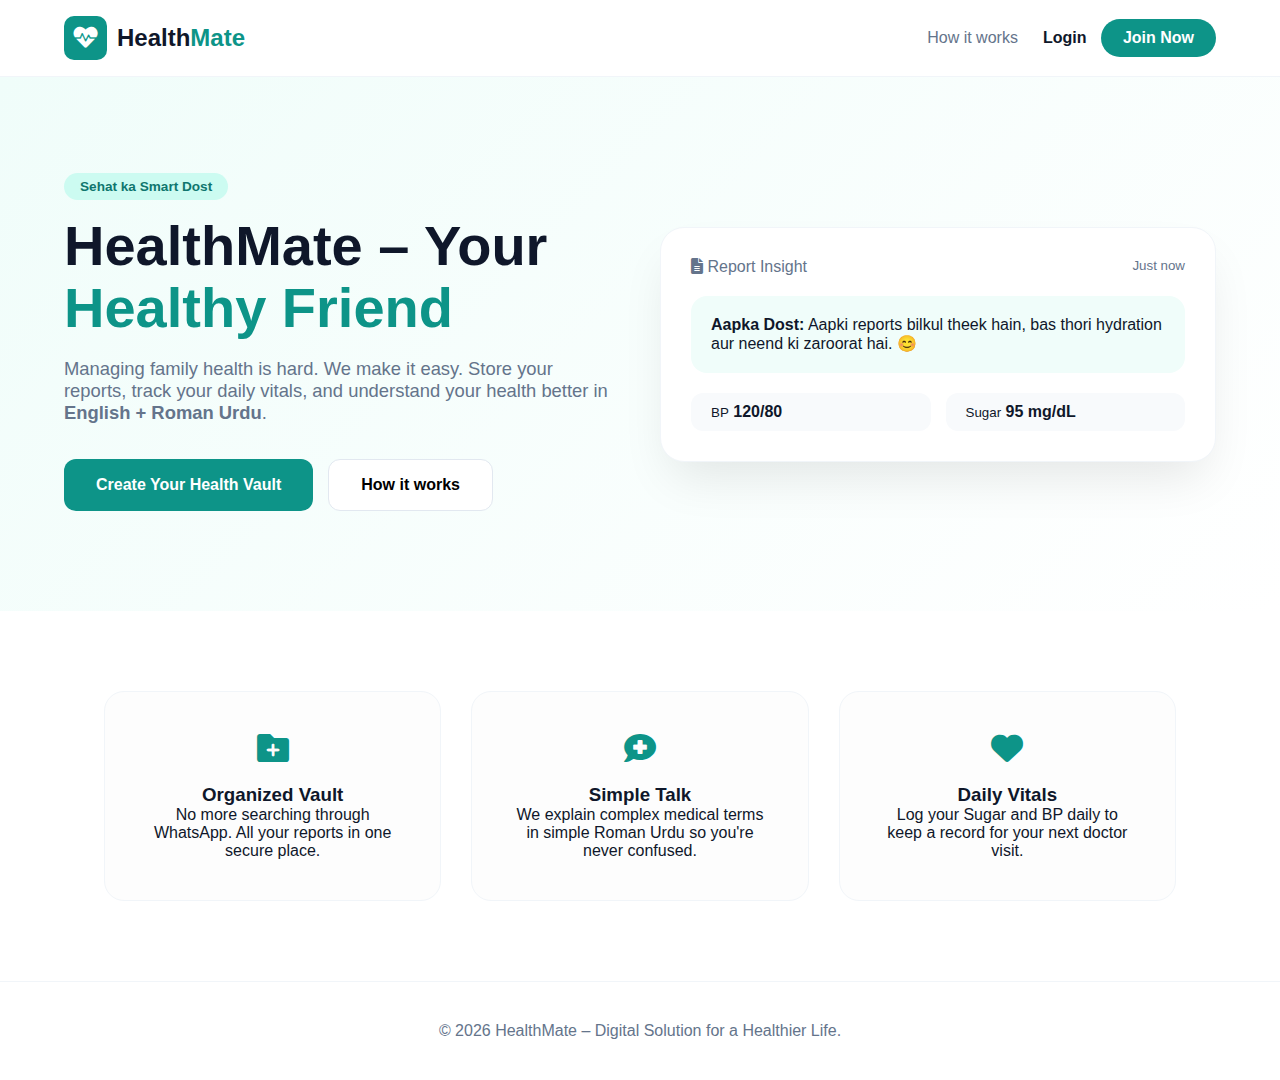
<file: index.html>
<!DOCTYPE html>
<html lang="en">
<head>
    <meta charset="UTF-8">
    <meta name="viewport" content="width=device-width, initial-scale=1.0">
    <title>HealthMate | Your Healthy Friend</title>
    <link rel="stylesheet" href="style.css">
    <link rel="stylesheet" href="https://cdnjs.cloudflare.com/ajax/libs/font-awesome/6.0.0/css/all.min.css">
</head>
<body>
<div id="toast-container" class="toast-container"></div>

 <nav class="navbar">
    <div class="nav-container">
        <div class="logo">
            <div class="logo-icon pulse"><i class="fas fa-heartbeat"></i></div>
            <span>Health<span class="teal-text">Mate</span></span>
        </div>
        
        <div class="nav-links">
            <a href="docs.html" class="nav-item">How it works</a>
            <div class="nav-auth">
        <button class="btn-login" onclick="window.location.href='./auth/auth.html'">Login</button>
<button class="btn-signup" onclick="window.location.href='./auth/auth.html'">Join Now</button>
            </div>
        </div>
    </div>
</nav>

    <header class="hero">
        <div class="hero-container">
            <div class="hero-content reveal">
                <span class="badge">Sehat ka Smart Dost</span>
                <h1>HealthMate – Your <span class="teal-text">Healthy Friend</span></h1>
                <p>Managing family health is hard. We make it easy. Store your reports, track your daily vitals, and understand your health better in <b>English + Roman Urdu</b>.</p>
                
                <div class="hero-btns">
                    <button class="btn-primary">Create Your Health Vault</button>
                    <button class="btn-outline" onclick="window.location.href='docs.html'">How it works</button>
                </div>
            </div>

            <div class="hero-visual float">
                <div class="preview-card">
                    <div class="card-header">
                        <span><i class="fas fa-file-alt"></i> Report Insight</span>
                        <small>Just now</small>
                    </div>
                    <div class="insight-box">
                        <p class="urdu-text"><strong>Aapka Dost:</strong> Aapki reports bilkul theek hain, bas thori hydration aur neend ki zaroorat hai. 😊</p>
                    </div>
                    <div class="vitals-row">
                        <div class="vital-item">
                            <small>BP</small>
                            <strong>120/80</strong>
                        </div>
                        <div class="vital-item">
                            <small>Sugar</small>
                            <strong>95 mg/dL</strong>
                        </div>
                    </div>
                </div>
            </div>
        </div>
    </header>

    <section id="features" class="features">
        <div class="feature-grid">
            <div class="feature-card">
                <i class="fas fa-folder-plus"></i>
                <h3>Organized Vault</h3>
                <p>No more searching through WhatsApp. All your reports in one secure place.</p>
            </div>
            <div class="feature-card">
                <i class="fas fa-comment-medical"></i>
                <h3>Simple Talk</h3>
                <p>We explain complex medical terms in simple Roman Urdu so you're never confused.</p>
            </div>
            <div class="feature-card">
                <i class="fas fa-heart"></i>
                <h3>Daily Vitals</h3>
                <p>Log your Sugar and BP daily to keep a record for your next doctor visit.</p>
            </div>
        </div>
    </section>

    <footer class="footer">
        <p>© 2026 HealthMate – Digital Solution for a Healthier Life.</p>
    </footer>

</body>
</html>
</file>
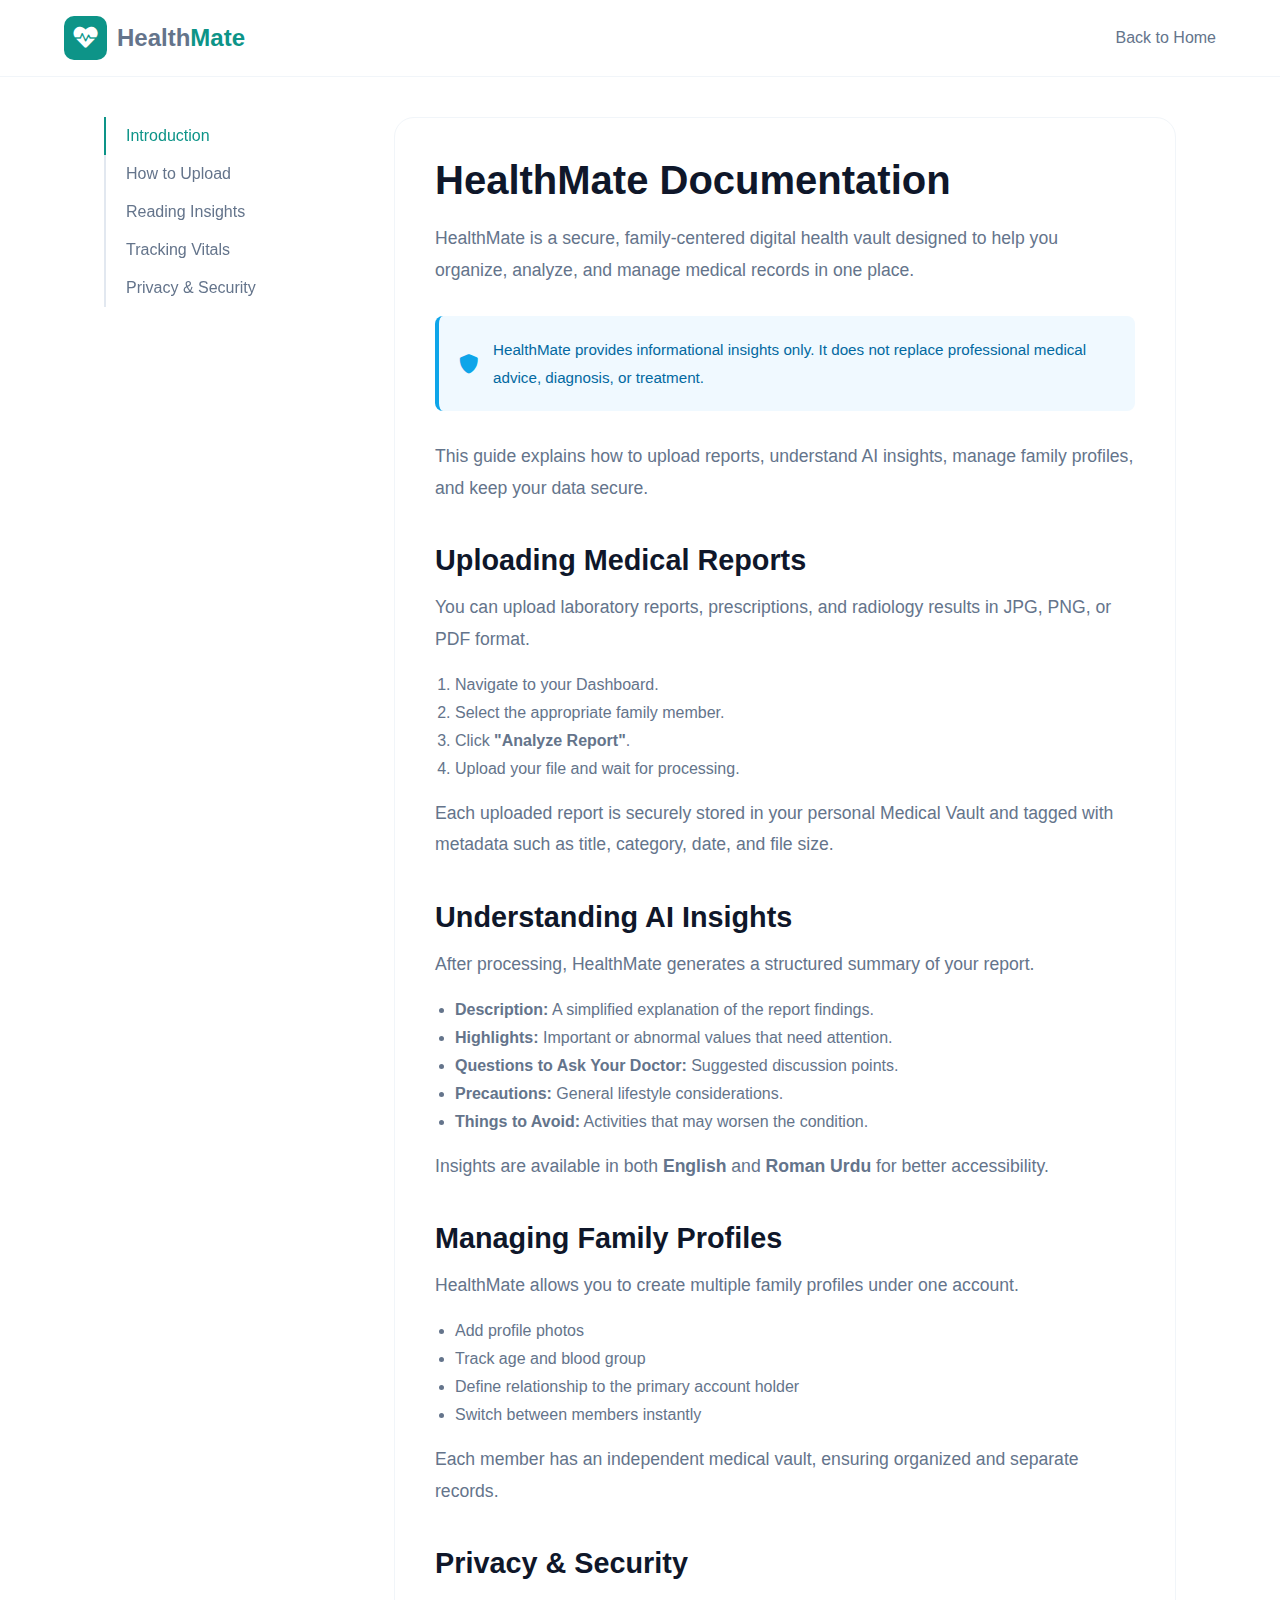
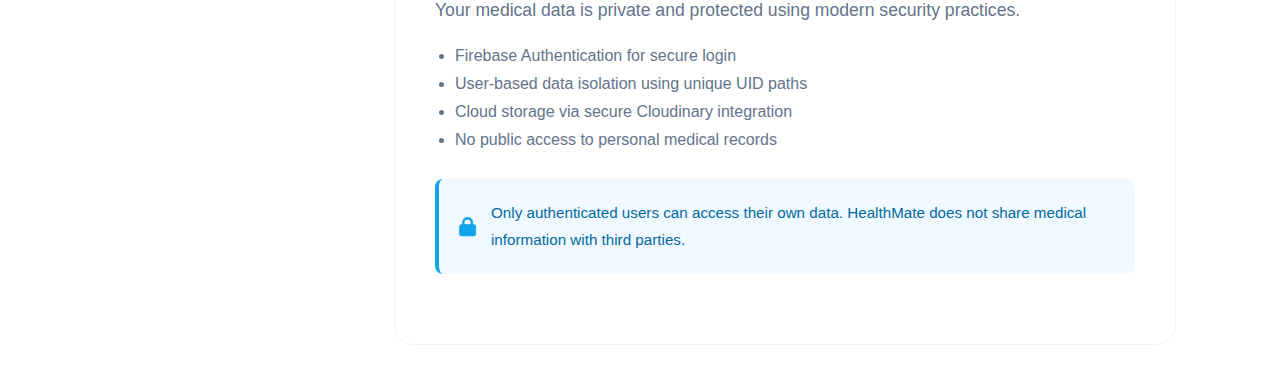
<file: docs.html>
<!DOCTYPE html>
<html lang="en">
<head>
    <meta charset="UTF-8">
    <meta name="viewport" content="width=device-width, initial-scale=1.0">
    <title>Documentation | HealthMate</title>
    <link rel="stylesheet" href="style.css">
    <link rel="stylesheet" href="docs-style.css">
    <link rel="stylesheet" href="https://cdnjs.cloudflare.com/ajax/libs/font-awesome/6.0.0/css/all.min.css">
        <link rel="shortcut icon" href="./assets/favicon.png" type="image/x-icon">
</head>
<body class="reveal">

    <nav class="navbar">
        <div class="nav-container">
            <a href="index.html" class="logo" style="text-decoration: none;">
                <div class="logo-icon"><i class="fas fa-heartbeat"></i></div>
                <span>Health<span class="teal-text">Mate</span></span>
            </a>
            <a href="index.html" class="btn-text">Back to Home</a>
        </div>
    </nav>

    <div class="docs-layout">
        <aside class="docs-sidebar">
            <ul>
                <li><a href="#introduction" class="active">Introduction</a></li>
                <li><a href="#uploading">How to Upload</a></li>
                <li><a href="#understanding">Reading Insights</a></li>
                <li><a href="#vitals">Tracking Vitals</a></li>
                <li><a href="#privacy">Privacy & Security</a></li>
            </ul>
        </aside>

       <main class="docs-content">

    <section id="introduction">
        <h1>HealthMate Documentation</h1>
        <p>
            HealthMate is a secure, family-centered digital health vault designed to help you 
            organize, analyze, and manage medical records in one place.
        </p>

        <div class="info-note">
            <i class="fas fa-shield-alt"></i>
            <p>
                HealthMate provides informational insights only. 
                It does not replace professional medical advice, diagnosis, or treatment.
            </p>
        </div>

        <p>
            This guide explains how to upload reports, understand AI insights, 
            manage family profiles, and keep your data secure.
        </p>
    </section>

    <section id="uploading">
        <h2>Uploading Medical Reports</h2>
        <p>
            You can upload laboratory reports, prescriptions, and radiology results 
            in JPG, PNG, or PDF format.
        </p>

        <ol>
            <li>Navigate to your Dashboard.</li>
            <li>Select the appropriate family member.</li>
            <li>Click <strong>"Analyze Report"</strong>.</li>
            <li>Upload your file and wait for processing.</li>
        </ol>

        <p>
            Each uploaded report is securely stored in your personal Medical Vault 
            and tagged with metadata such as title, category, date, and file size.
        </p>
    </section>

    <section id="understanding">
        <h2>Understanding AI Insights</h2>
        <p>
            After processing, HealthMate generates a structured summary of your report.
        </p>

        <ul>
            <li><strong>Description:</strong> A simplified explanation of the report findings.</li>
            <li><strong>Highlights:</strong> Important or abnormal values that need attention.</li>
            <li><strong>Questions to Ask Your Doctor:</strong> Suggested discussion points.</li>
            <li><strong>Precautions:</strong> General lifestyle considerations.</li>
            <li><strong>Things to Avoid:</strong> Activities that may worsen the condition.</li>
        </ul>

        <p>
            Insights are available in both <strong>English</strong> and 
            <strong>Roman Urdu</strong> for better accessibility.
        </p>
    </section>

    <section id="vitals">
        <h2>Managing Family Profiles</h2>
        <p>
            HealthMate allows you to create multiple family profiles under one account.
        </p>

        <ul>
            <li>Add profile photos</li>
            <li>Track age and blood group</li>
            <li>Define relationship to the primary account holder</li>
            <li>Switch between members instantly</li>
        </ul>

        <p>
            Each member has an independent medical vault, ensuring organized and separate records.
        </p>
    </section>

    <section id="privacy">
        <h2>Privacy & Security</h2>
        <p>
            Your medical data is private and protected using modern security practices.
        </p>

        <ul>
            <li>Firebase Authentication for secure login</li>
            <li>User-based data isolation using unique UID paths</li>
            <li>Cloud storage via secure Cloudinary integration</li>
            <li>No public access to personal medical records</li>
        </ul>

        <div class="info-note">
            <i class="fas fa-lock"></i>
            <p>
                Only authenticated users can access their own data. 
                HealthMate does not share medical information with third parties.
            </p>
        </div>
    </section>

</main>

    </div>

</body>
</html>
</file>
<file: style.css>
:root {
    --primary-teal: #0d9488;
    --light-teal: #f0fdfa;
    --navy: #0f172a;
    --text-gray: #64748b;
    --bg-white: #ffffff;
}

* {
    margin: 0;
    padding: 0;
    box-sizing: border-box;
    font-family: 'Segoe UI', Roboto, sans-serif;
}

/* 5. Smooth Scroll Behavior */
html {
    scroll-behavior: smooth;
}

body {
    background-color: var(--bg-white);
    color: var(--navy);
}


/* --- Custom Scrollbar Styles --- */

/* 1. The width of the entire scrollbar */
::-webkit-scrollbar {
    width: 12px;
}

/* 2. The background of the scrollbar (the track) */
::-webkit-scrollbar-track {
    background: #f1f5f9; /* Light gray to match your background */
}

/* 3. The draggable part (the thumb) */
::-webkit-scrollbar-thumb {
    background: var(--primary-teal); /* Your signature teal color */
    border-radius: 10px;
    border: 3px solid #f1f5f9; /* Creates a padding effect around the thumb */
    transition: background 0.3s ease;
}

/* 4. Thumb color when you hover over it */
::-webkit-scrollbar-thumb:hover {
    background: #0f766e; /* Darker teal on hover */
}

/* For Firefox (Standard support) */
* {
    scrollbar-width:10px;
    scrollbar-color: var(--primary-teal) #f1f5f9;
}

/* Nav */
.navbar {
    padding: 1rem 5%;
    display: flex;
    justify-content: center;
    border-bottom: 1px solid #f1f5f9;
    position: sticky;
    top: 0;
    background: white;
    z-index: 100;
}

.nav-container {
    width: 100%;
    max-width: 1200px;
    display: flex;
    justify-content: space-between;
    align-items: center;
}

.logo {
    display: flex;
    align-items: center;
    gap: 10px;
    font-size: 1.5rem;
    font-weight: 800;
}

.logo-icon {
    background: var(--primary-teal);
    color: white;
    padding: 8px;
    border-radius: 10px;
}

.teal-text {
    color: var(--primary-teal);
}

.nav-links {
    display: flex;
    align-items: center;
    gap: 25px;
}

.nav-links a {
    text-decoration: none;
    color: var(--text-gray);
    font-weight: 500;
    font-size: 1rem;

}

.btn-signup {
    background: var(--primary-teal);
    color: white;
    padding: 10px 22px;
    border-radius: 50px;
    border: none;
    font-weight: 600;
    cursor: pointer;
    font-size: 1rem;

}

.btn-login {
    background: none;
    border: none;
    font-weight: 600;
    color: var(--navy);
    cursor: pointer;
    font-size: 1rem;
    padding-right: 10px;

}

/* Hero Section */
.hero {
    padding: 100px 5%;
    background: linear-gradient(135deg, var(--light-teal) 0%, #ffffff 100%);
}

.hero-container {
    max-width: 1200px;
    margin: 0 auto;
    display: grid;
    grid-template-columns: 1fr 1fr;
    gap: 40px;
    align-items: center;
}

.badge {
    background: #ccfbf1;
    color: #0f766e;
    padding: 6px 16px;
    border-radius: 20px;
    font-size: 0.85rem;
    font-weight: 700;
}

.hero-content h1 {
    font-size: 3.5rem;
    margin: 20px 0;
    line-height: 1.1;
}

.hero-content p {
    font-size: 1.15rem;
    color: var(--text-gray);
    margin-bottom: 35px;
}

.hero-btns {
    display: flex;
    gap: 15px;

}

.btn-primary {
    background: var(--primary-teal);
    color: white;
    padding: 16px 32px;
    border-radius: 12px;
    border: none;
    font-weight: 700;
    cursor: pointer;
    font-size: 1rem;

}
.btn-primary,
.btn-signup {
    transition: all 0.3s ease;
}

.btn-primary:hover {
    transform: translateY(-3px);
    box-shadow: 0 10px 20px rgba(13, 148, 136, 0.3);
    background-color: #0f766e;
}
.btn-signup:hover {
    transform: translateY(-3px);
    box-shadow: 0 10px 20px rgba(13, 148, 136, 0.3);
    background-color: #0f766e;
}


.btn-outline {
    background: white;
    border: 1px solid #e2e8f0;
    padding: 16px 32px;
    border-radius: 12px;
    font-weight: 700;
    cursor: pointer;
    font-size: 1rem;

}

/* Preview Card */
.preview-card {
    background: white;
    padding: 30px;
    border-radius: 24px;
    box-shadow: 0 25px 50px -12px rgba(0, 0, 0, 0.1);
    border: 1px solid #f1f5f9;
}

.card-header {
    display: flex;
    justify-content: space-between;
    color: var(--text-gray);
    margin-bottom: 20px;
}

.insight-box {
    background: var(--light-teal);
    padding: 20px;
    border-radius: 16px;
    margin-bottom: 20px;
}

.vitals-row {
    display: flex;
    gap: 15px;
}

.vital-item {
    background: #f8fafc;
    padding: 10px 20px;
    border-radius: 12px;
    flex: 1;
}

/* Features */
.features {
    padding: 80px 5%;
    max-width: 1200px;
    margin: 0 auto;
}

.feature-grid {
    display: grid;
    grid-template-columns: repeat(auto-fit, minmax(280px, 1fr));
    gap: 30px;
}

.feature-card {
    padding: 40px;
    border-radius: 20px;
    background: #fdfdfd;
    border: 1px solid #f1f5f9;
    text-align: center;
}

.feature-card i {
    font-size: 2rem;
    color: var(--primary-teal);
    margin-bottom: 20px;
}


.feature-card {
    transition: all 0.4s cubic-bezier(0.175, 0.885, 0.32, 1.275);
}

.feature-card:hover {
    transform: translateY(-10px);
    border-color: var(--primary-teal);
    box-shadow: 0 15px 30px rgba(0, 0, 0, 0.05);
}


.footer {
    text-align: center;
    padding: 40px;
    color: var(--text-gray);
    border-top: 1px solid #f1f5f9;
}

/* 1. Fade-In Up Animation for Text */
@keyframes fadeInUp {
    from {
        opacity: 0;
        transform: translateY(30px);
    }

    to {
        opacity: 1;
        transform: translateY(0);
    }
}

.reveal {
    animation: fadeInUp 0.8s ease-out forwards;
}

/* 2. Floating Animation for the Preview Card */
@keyframes float {
    0% {
        transform: translateY(0px);
    }

    50% {
        transform: translateY(-15px);
    }

    100% {
        transform: translateY(0px);
    }
}

.float {
    animation: float 4s ease-in-out infinite;
}

/* 3. Pulse Animation for the Heart Icon */
@keyframes pulse {
    0% {
        transform: scale(1);
    }

    50% {
        transform: scale(1.1);
    }

    100% {
        transform: scale(1);
    }
}

.pulse {
    animation: pulse 2s infinite;
}




/* --- Responsive Media Queries --- */

@media (max-width: 992px) {
    .hero-container {
        grid-template-columns: 1fr; /* Stack text on top of image */
        text-align: center;
        gap: 30px;
    }

    .hero-content h1 {
        font-size: 2.8rem;
    }

    .hero-btns {
        justify-content: center;
    }
}

/* --- Optimized Mobile Navigation --- */

@media (max-width: 768px) {
    .nav-container {
        flex-direction: column; /* Stack logo and buttons */
        padding: 10px 0;
    }

    .nav-links {
        display: flex; /* Ensure they stay visible! */
        width: 100%;
        justify-content: space-around;
        align-items: center;
        margin-top: 10px;
        gap: 10px;
    }

    /* Hide the text link on very small screens to save space */
    .nav-item {
        display: none; 
    }

    .nav-auth {
        display: flex;
        gap: 10px;
        width: 100%;
        justify-content: center;
    }

    .btn-signup, .btn-login {
        padding: 8px 16px;
        font-size: 0.9rem;
    }

    .navbar {
        height: auto; /* Let it grow to fit the two rows */
    }
}

/* Fix for small phones */
@media (max-width: 480px) {
    .hero-btns {
        flex-direction: column; /* Buttons stack on top of each other */
        width: 100%;
    }

    .btn-primary, .btn-outline {
        width: 100%;
    }
}
</file>
<file: docs-style.css>
/* Sidebar Layout */
a {
    text-decoration: none;
    color: var(--text-gray);
    font-weight: 500;
    font-size: 1rem;

}
.docs-layout {
    display: flex;
    max-width: 1200px;
    margin: 40px auto;
    gap: 40px;
    padding: 0 5%;
}

.docs-sidebar {
    width: 250px;
    position: sticky;
    top: 100px;
    height: fit-content;
}

.docs-sidebar ul {
    list-style: none;
    border-left: 2px solid #e2e8f0;
}

.docs-sidebar li a {
    display: block;
    padding: 10px 20px;
    text-decoration: none;
    color: var(--text-gray);
    font-weight: 500;
    transition: 0.3s;
}

.docs-sidebar li a:hover, .docs-sidebar li a.active {
    color: var(--primary-teal);
    border-left: 2px solid var(--primary-teal);
    margin-left: -2px;
}

/* Content Styling */
.docs-content {
    flex: 1;
    background: white;
    padding: 40px;
    border-radius: 20px;
    border: 1px solid #f1f5f9;
}

.docs-content h1 { font-size: 2.5rem; margin-bottom: 20px; }
.docs-content h2 { font-size: 1.8rem; margin-top: 40px; margin-bottom: 15px; color: var(--navy); }
.docs-content p { color: var(--text-gray); margin-bottom: 20px; font-size: 1.1rem; line-height: 1.8; }

.info-note {
    background: #f0f9ff;
    border-left: 4px solid #0ea5e9;
    padding: 20px;
    display: flex;
    gap: 15px;
    align-items: center;
    border-radius: 8px;
    margin: 30px 0;
}

.info-note i { color: #0ea5e9; font-size: 1.2rem; }
.info-note p { margin-bottom: 0; color: #0369a1; font-size: 0.95rem; }

.docs-content ul, .docs-content ol {
    margin-left: 20px;
    margin-bottom: 20px;
    color: var(--text-gray);
}

.docs-content li { margin-bottom: 10px; }

/* --- Docs Responsive Media Queries --- */

@media (max-width: 768px) {
    .docs-layout {
        flex-direction: column; /* Sidebar moves to top */
        margin-top: 20px;
    }

    .docs-sidebar {
        width: 100%;
        position: relative;
        top: 0;
        margin-bottom: 20px;
    }

    .docs-sidebar ul {
        display: flex;
        overflow-x: auto; /* Allow side-scrolling the menu on mobile */
        border-left: none;
        border-bottom: 2px solid #e2e8f0;
        padding-bottom: 10px;
    }

    .docs-sidebar li a {
        white-space: nowrap; /* Don't wrap menu text */
        padding: 10px 15px;
    }

    .docs-content {
        padding: 20px;
    }

    .docs-content h1 {
        font-size: 1.8rem;
    }
}
</file>
